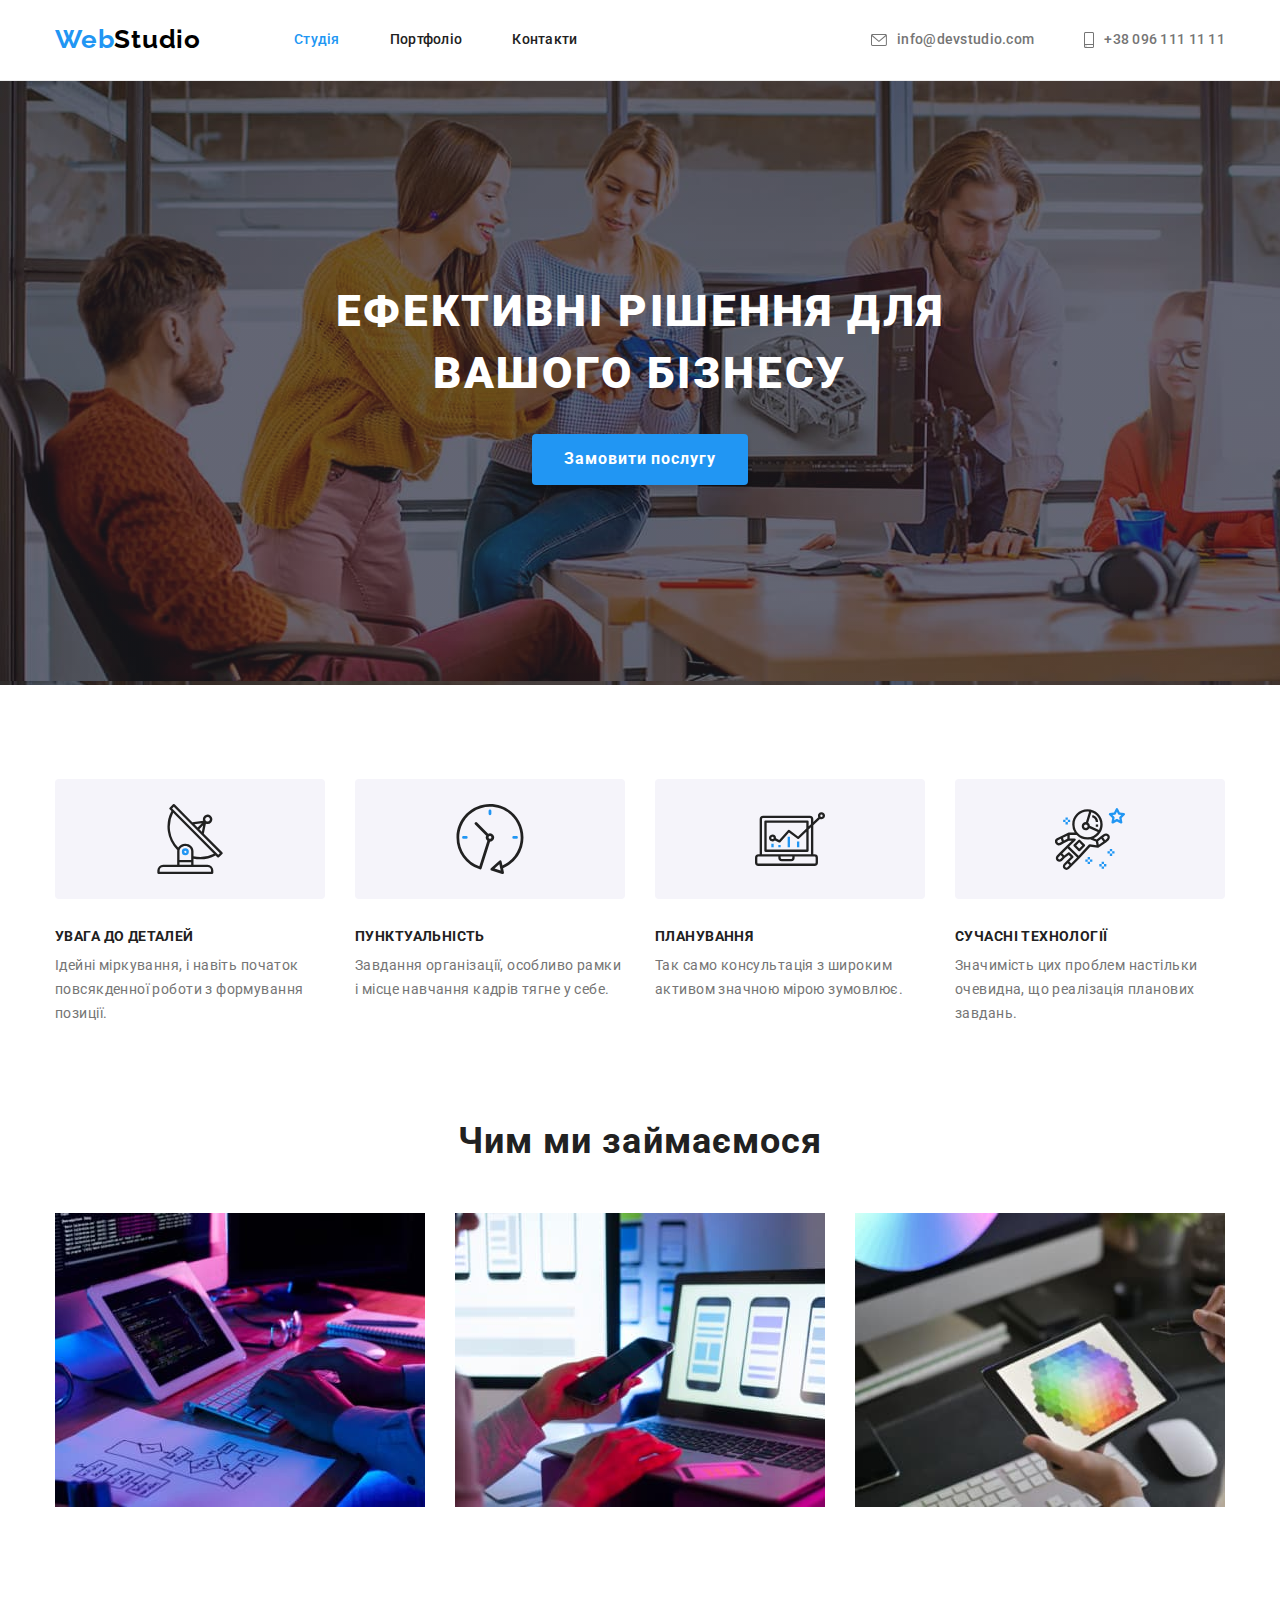
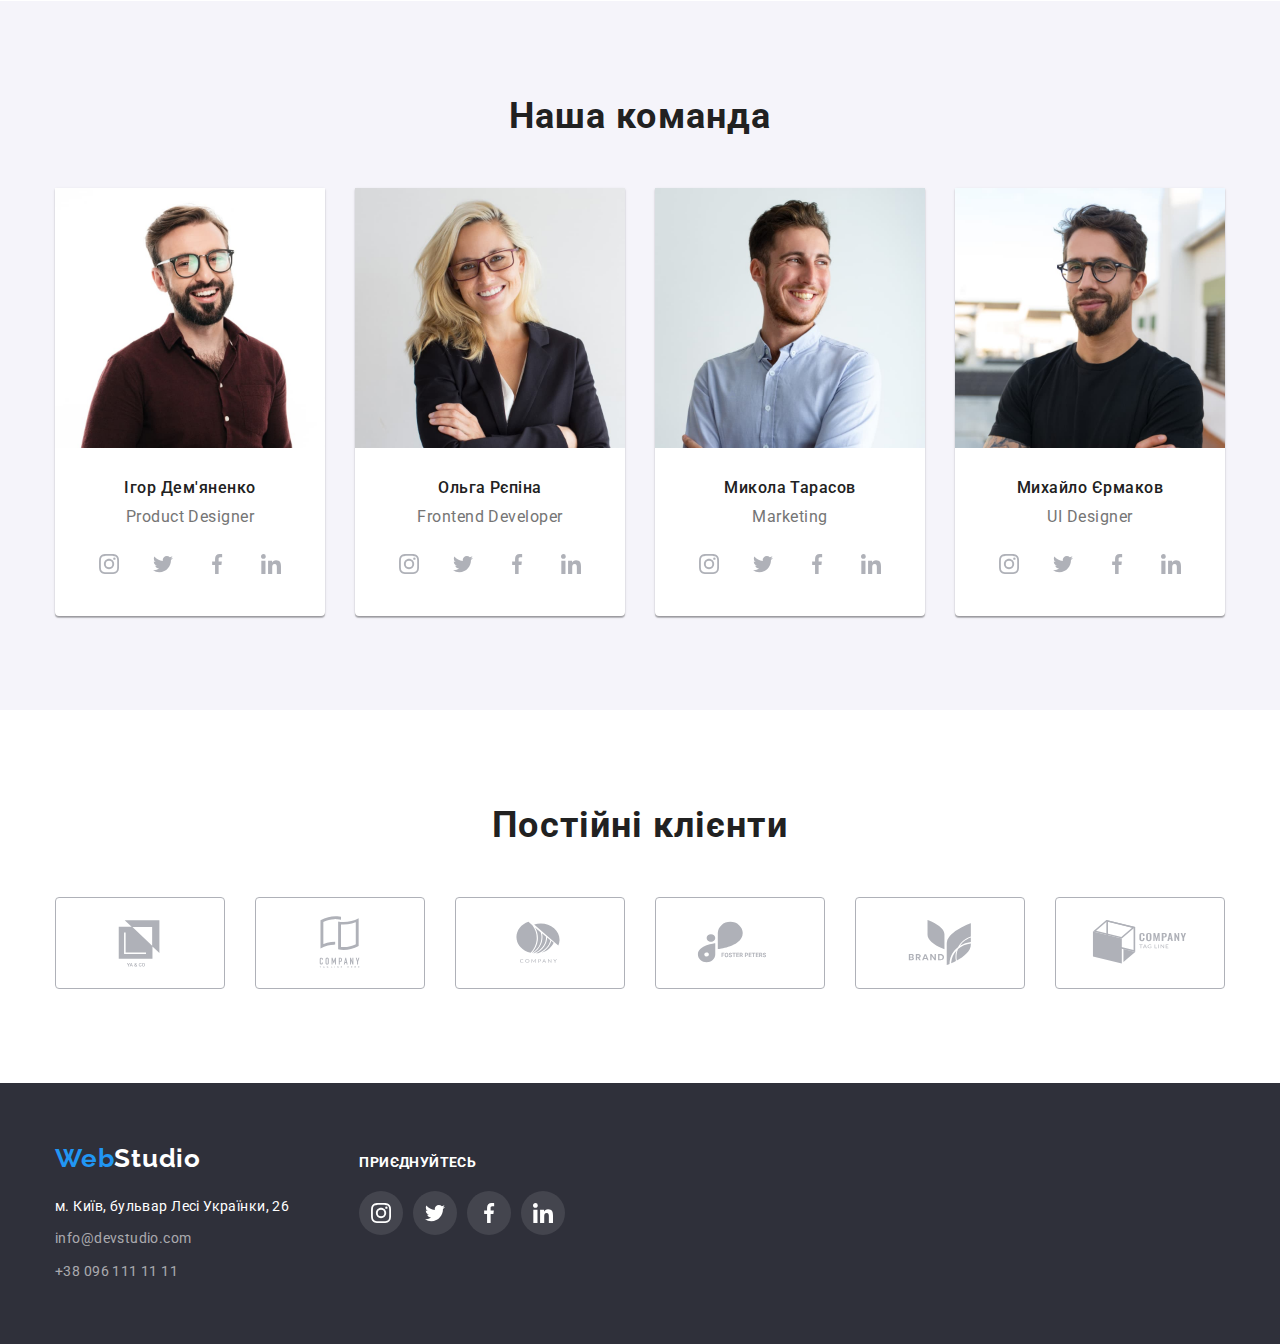
<file: index.html>
<!DOCTYPE html>
<html lang="uk">
  <head>
    <meta charset="UTF-8" />
    <meta http-equiv="X-UA-Compatible" content="IE=edge" />
    <meta name="viewport" content="width=device-width, initial-scale=1.0" />
    <link rel="preconnect" href="https://fonts.googleapis.com" />
    <link rel="preconnect" href="https://fonts.gstatic.com" crossorigin />
    <link
      href="https://fonts.googleapis.com/css2?family=Raleway:wght@700&family=Roboto:wght@400;500;700;900&display=swap"
      rel="stylesheet"
    />
    <link
      rel="stylesheet"
      href="https://cdnjs.cloudflare.com/ajax/libs/modern-normalize/1.1.0/modern-normalize.min.css"
    />
    <link rel="stylesheet" href="./css/styles.css" />
    <title>Студія</title>
  </head>
  <body>
    <header class="header">
      <div class="container header-container">
        <nav class="header-nav">
          <a href="/" lang="en" class="logo link"
            ><span class="logo-web">Web</span>Studio</a
          >
          <ul class="header-list list">
            <li class="header-item">
              <a href="#" class="link current">Студія</a>
            </li>
            <li class="header-item">
              <a href="./portfolio.html" class="link">Портфоліо</a>
            </li>
            <li class="header-item"><a href="#" class="link">Контакти</a></li>
          </ul>
        </nav>
        <ul class="kontacts-list list">
          <li class="kontakts-item">
            <a href="mailto:info@devstudio.com" class="link">
              <svg class="icon-mail" width="16" height="12">
                <use href="./img/icons.svg#icon-mail"></use>
              </svg>
              info@devstudio.com
            </a>
          </li>
          <li class="kontakts-item">
            <a href="tel:+380961111111" class="link">
              <svg class="icon-tel" width="10" height="16">
                <use href="./img/icons.svg#icon-tel"></use>
              </svg>
              +38 096 111 11 11
            </a>
          </li>
        </ul>
      </div>
    </header>
    <main>
      <!-- Hero section -->
      <section class="hero">
        <h1 class="hero-title">Ефективні рішення для вашого бізнесу</h1>
        <button type="button" class="hero-btn">Замовити послугу</button>
      </section>
      <!-- Features section -->
      <section class="features section">
        <div class="container">
          <h2 class="features-title">Наші переваги</h2>
          <ul class="features-list list">
            <li class="features-item">
              <div class="features-img">
                <svg width="70" height="70">
                  <use href="./img/icons.svg#icon-antenna"></use>
                </svg>
              </div>
              <h3 class="title">УВАГА ДО ДЕТАЛЕЙ</h3>
              <p class="features-text">
                Ідейні міркування, і навіть початок повсякденної роботи з
                формування позиції.
              </p>
            </li>
            <li class="features-item">
              <div class="features-img">
                <svg width="70" height="70">
                  <use href="./img/icons.svg#icon-clock"></use>
                </svg>
              </div>
              <h3 class="title">ПУНКТУАЛЬНІСТЬ</h3>
              <p class="features-text">
                Завдання організації, особливо рамки і місце навчання кадрів
                тягне у себе.
              </p>
            </li>
            <li class="features-item">
              <div class="features-img">
                <svg width="70" height="70">
                  <use href="./img/icons.svg#icon-diagram"></use>
                </svg>
              </div>
              <h3 class="title">ПЛАНУВАННЯ</h3>
              <p class="features-text">
                Так само консультація з широким активом значною мірою зумовлює.
              </p>
            </li>
            <li class="features-item">
              <div class="features-img">
                <svg width="70" height="70">
                  <use href="./img/icons.svg#icon-astronaut"></use>
                </svg>
              </div>
              <h3 class="title">СУЧАСНІ ТЕХНОЛОГІЇ</h3>
              <p class="features-text">
                Значимість цих проблем настільки очевидна, що реалізація
                планових завдань.
              </p>
            </li>
          </ul>
        </div>
      </section>
      <!-- About section -->
      <section class="about section">
        <div class="container">
          <h2 class="about-title">Чим ми займаємося</h2>
          <ul class="about-list list">
            <li class="about-item">
              <img
                src="./img/box1.jpeg"
                alt="набирання тексту на клавіатурі"
                width="370"
                height="294"
              />
            </li>
            <li class="about-item">
              <img
                src="./img/box2.jpeg"
                alt="дизайн сайту на телефоні"
                width="370"
                height="294"
              />
            </li>
            <li class="about-item">
              <img
                src="./img/box3.jpeg"
                alt="вибір кольору на планшеті"
                width="370"
                height="294"
              />
            </li>
          </ul>
        </div>
      </section>
      <!-- Our team section -->
      <section class="team section">
        <div class="container">
          <h2 class="team-title">Наша команда</h2>
          <ul class="team-list list">
            <li class="team-item">
              <img
                src="./img/ihor.jpeg"
                alt="Ігор Дем'яненко"
                width="270"
                height="260"
                class="team-img"
              />
              <h3 class="title">Ігор Дем'яненко</h3>
              <p class="team-text">Product Designer</p>
              <ul class="social-list list">
                <li class="social-item">
                  <a class="social-link link" href="#">
                    <svg class="social-icon" width="20" height="20">
                      <use href="./img/icons.svg#icon-instagram"></use>
                    </svg>
                  </a>
                </li>
                <li class="social-item">
                  <a class="social-link link" href="#">
                    <svg class="social-icon" width="20" height="20">
                      <use href="./img/icons.svg#icon-twitter"></use>
                    </svg>
                  </a>
                </li>
                <li class="social-item">
                  <a class="social-link link" href="#">
                    <svg class="social-icon" width="20" height="20">
                      <use href="./img/icons.svg#icon-facebook"></use>
                    </svg>
                  </a>
                </li>
                <li class="social-item">
                  <a class="social-link link" href="#">
                    <svg class="social-icon" width="20" height="20">
                      <use href="./img/icons.svg#icon-linkedin"></use>
                    </svg>
                  </a>
                </li>
              </ul>
            </li>
            <li class="team-item">
              <img
                src="./img/olha.jpeg"
                alt="Ольга Рєпіна"
                width="270"
                height="260"
                class="team-img"
              />
              <h3 class="title">Ольга Рєпіна</h3>
              <p class="team-text">Frontend Developer</p>
              <ul class="social-list list">
                <li class="social-item">
                  <a class="social-link link" href="#">
                    <svg class="social-icon" width="20" height="20">
                      <use href="./img/icons.svg#icon-instagram"></use>
                    </svg>
                  </a>
                </li>
                <li class="social-item">
                  <a class="social-link link" href="#">
                    <svg class="social-icon" width="20" height="20">
                      <use href="./img/icons.svg#icon-twitter"></use>
                    </svg>
                  </a>
                </li>
                <li class="social-item">
                  <a class="social-link link" href="#">
                    <svg class="social-icon" width="20" height="20">
                      <use href="./img/icons.svg#icon-facebook"></use>
                    </svg>
                  </a>
                </li>
                <li class="social-item">
                  <a class="social-link link" href="#">
                    <svg class="social-icon" width="20" height="20">
                      <use href="./img/icons.svg#icon-linkedin"></use>
                    </svg>
                  </a>
                </li>
              </ul>
            </li>
            <li class="team-item">
              <img
                src="./img/mykola.jpeg"
                alt="Микола Тарасов"
                width="270"
                height="260"
                class="team-img"
              />
              <h3 class="title">Микола Тарасов</h3>
              <p class="team-text">Marketing</p>
              <ul class="social-list list">
                <li class="social-item">
                  <a class="social-link link" href="#">
                    <svg class="social-icon" width="20" height="20">
                      <use href="./img/icons.svg#icon-instagram"></use>
                    </svg>
                  </a>
                </li>
                <li class="social-item">
                  <a class="social-link link" href="#">
                    <svg class="social-icon" width="20" height="20">
                      <use href="./img/icons.svg#icon-twitter"></use>
                    </svg>
                  </a>
                </li>
                <li class="social-item">
                  <a class="social-link link" href="#">
                    <svg class="social-icon" width="20" height="20">
                      <use href="./img/icons.svg#icon-facebook"></use>
                    </svg>
                  </a>
                </li>
                <li class="social-item">
                  <a class="social-link link" href="#">
                    <svg class="social-icon" width="20" height="20">
                      <use href="./img/icons.svg#icon-linkedin"></use>
                    </svg>
                  </a>
                </li>
              </ul>
            </li>
            <li class="team-item">
              <img
                src="./img/myhailo.jpeg"
                alt="Михайло Єрмаков"
                width="270"
                height="260"
                class="team-img"
              />
              <h3 class="title">Михайло Єрмаков</h3>
              <p class="team-text">UI Designer</p>
              <ul class="social-list list">
                <li class="social-item">
                  <a class="social-link link" href="#">
                    <svg class="social-icon" width="20" height="20">
                      <use href="./img/icons.svg#icon-instagram"></use>
                    </svg>
                  </a>
                </li>
                <li class="social-item">
                  <a class="social-link link" href="#">
                    <svg class="social-icon" width="20" height="20">
                      <use href="./img/icons.svg#icon-twitter"></use>
                    </svg>
                  </a>
                </li>
                <li class="social-item">
                  <a class="social-link link" href="#">
                    <svg class="social-icon" width="20" height="20">
                      <use href="./img/icons.svg#icon-facebook"></use>
                    </svg>
                  </a>
                </li>
                <li class="social-item">
                  <a class="social-link link" href="#">
                    <svg class="social-icon" width="20" height="20">
                      <use href="./img/icons.svg#icon-linkedin"></use>
                    </svg>
                  </a>
                </li>
              </ul>
            </li>
          </ul>
        </div>
      </section>

      <!-- Our clients -->

      <section class="clients section">
        <div class="container">
          <h2 class="clients-title">Постійні клієнти</h2>
          <ul class="clients-list list">
            <li class="clients-item">
              <a class="clients-link link" href="#">
                <svg class="client-icon" width="106" height="60">
                  <use href="./img/icons.svg#icon-client-1"></use>
                </svg>
              </a>
            </li>
            <li class="clients-item">
              <a class="clients-link link" href="#">
                <svg class="client-icon" width="106" height="60">
                  <use href="./img/icons.svg#icon-client-2"></use>
                </svg>
              </a>
            </li>
            <li class="clients-item">
              <a class="clients-link link" href="#">
                <svg class="client-icon" width="106" height="60">
                  <use href="./img/icons.svg#icon-client-3"></use>
                </svg>
              </a>
            </li>
            <li class="clients-item">
              <a class="clients-link link" href="#">
                <svg class="client-icon" width="106" height="60">
                  <use href="./img/icons.svg#icon-client-4"></use>
                </svg>
              </a>
            </li>
            <li class="clients-item">
              <a class="clients-link link" href="#">
                <svg class="client-icon" width="106" height="60">
                  <use href="./img/icons.svg#icon-client-5"></use>
                </svg>
              </a>
            </li>
            <li class="clients-item">
              <a class="clients-link link" href="#">
                <svg class="client-icon" width="106" height="60">
                  <use href="./img/icons.svg#icon-client-6"></use>
                </svg>
              </a>
            </li>
          </ul>
        </div>
      </section>
    </main>
    <footer class="footer">
      <div class="footer-container container">
        <div>
          <a href="/" lang="en" class="logo-footer link"
            ><span class="logo-web">Web</span>Studio</a
          >
          <address class="footer-address">
            <ul class="footer-list list">
              <li class="footer-item">
                <a
                  href="https://goo.gl/maps/bjUP8EC5XPc2eE5U6"
                  target="_blank"
                  rel="noopener noreferrer nofollow "
                  class="link-address link"
                  >м. Київ, бульвар Лесі Українки, 26
                </a>
              </li>
              <li class="footer-item">
                <a href="mailto:info@devstudio.com" class="link"
                  >info@devstudio.com</a
                >
              </li>
              <li class="footer-item">
                <a href="tel:+380961111111" class="link">+38 096 111 11 11</a>
              </li>
            </ul>
          </address>
        </div>
        <div class="footer-social">
          <p class="footer-text">приєднуйтесь</p>
          <ul class="footer-soc-list list">
            <li class="social-item">
              <a class="footer-soc-link link" href="#">
                <svg class="footer-soc-icon" width="20" height="20">
                  <use href="./img/icons.svg#icon-instagram"></use>
                </svg>
              </a>
            </li>
            <li class="social-item">
              <a class="footer-soc-link link" href="#">
                <svg class="footer-soc-icon" width="20" height="20">
                  <use href="./img/icons.svg#icon-twitter"></use>
                </svg>
              </a>
            </li>
            <li class="social-item">
              <a class="footer-soc-link link" href="#">
                <svg class="footer-soc-icon" width="20" height="20">
                  <use href="./img/icons.svg#icon-facebook"></use>
                </svg>
              </a>
            </li>
            <li class="social-item">
              <a class="footer-soc-link link" href="#">
                <svg class="footer-soc-icon" width="20" height="20">
                  <use href="./img/icons.svg#icon-linkedin"></use>
                </svg>
              </a>
            </li>
          </ul>
        </div>
      </div>
    </footer>
  </body>
</html>
</file>
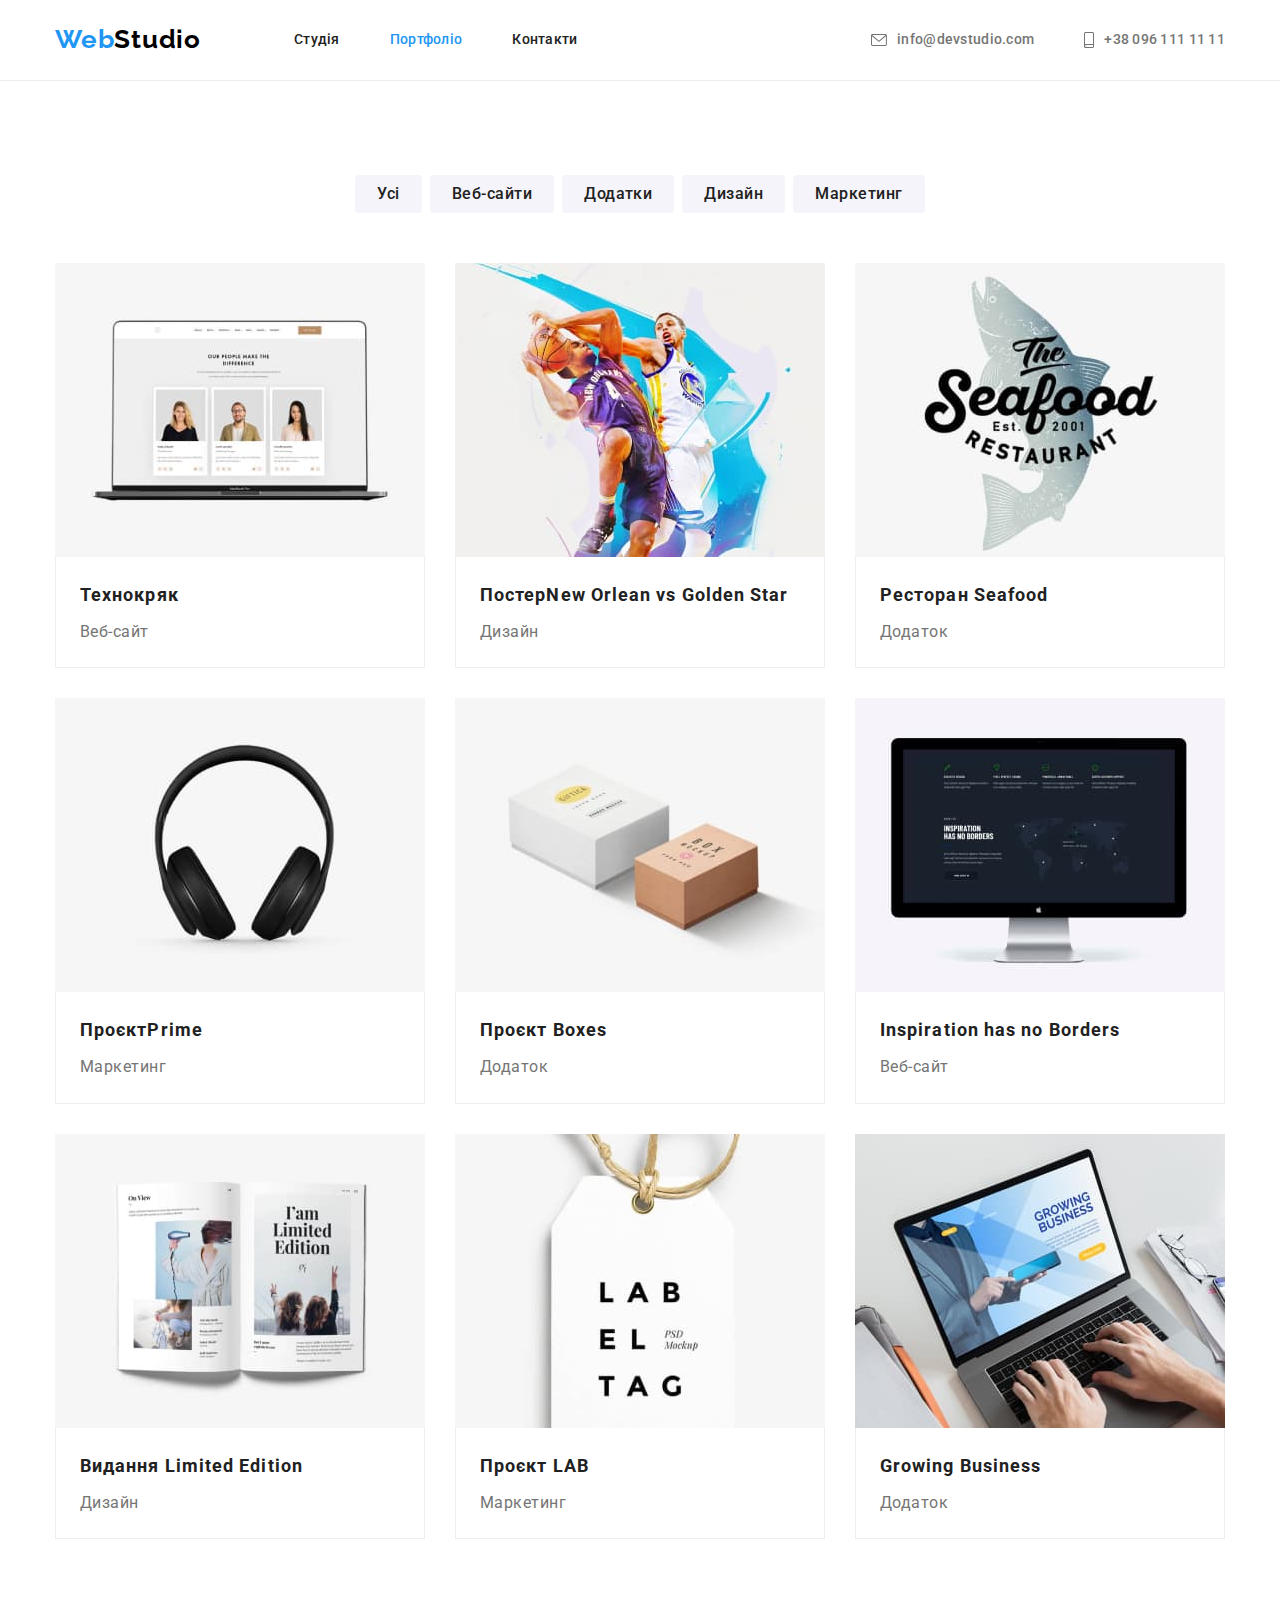
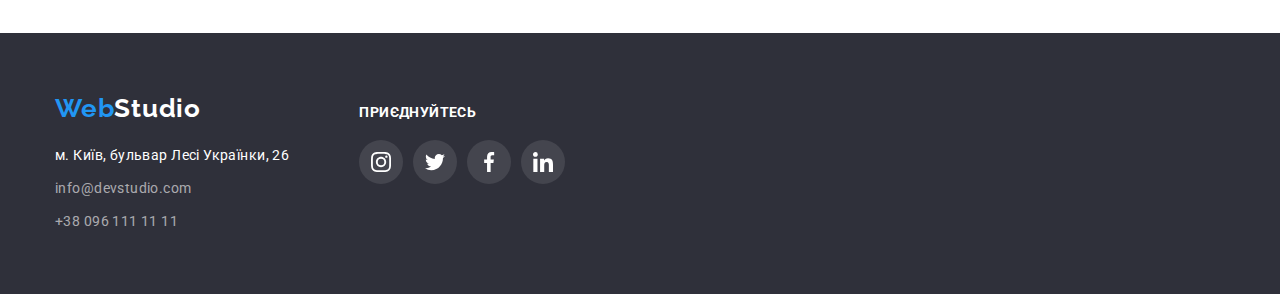
<file: portfolio.html>
<!DOCTYPE html>
<html lang="uk">
  <head>
    <meta charset="UTF-8" />
    <meta http-equiv="X-UA-Compatible" content="IE=edge" />
    <meta name="viewport" content="width=device-width, initial-scale=1.0" />
    <link rel="preconnect" href="https://fonts.googleapis.com" />
    <link rel="preconnect" href="https://fonts.gstatic.com" crossorigin />
    <link
      href="https://fonts.googleapis.com/css2?family=Raleway:wght@700&family=Roboto:wght@400;500;700;900&display=swap"
      rel="stylesheet"
    />
    <link
      rel="stylesheet"
      href="https://cdnjs.cloudflare.com/ajax/libs/modern-normalize/1.1.0/modern-normalize.min.css"
    />
    <link rel="stylesheet" href="./css/styles.css" />
    <title>Портфоліо</title>
  </head>
  <body>
    <header class="header">
      <div class="container header-container">
        <nav class="header-nav">
          <a href="/" lang="en" class="logo link"
            ><span class="logo-web">Web</span>Studio</a
          >
          <ul class="header-list list">
            <li class="header-item">
              <a href="./index.html" class="link">Студія</a>
            </li>
            <li class="header-item">
              <a href="#" class="link current">Портфоліо</a>
            </li>
            <li class="header-item"><a href="#" class="link">Контакти</a></li>
          </ul>
        </nav>
        <ul class="kontacts-list list">
          <li class="kontakts-item">
            <a href="mailto:info@devstudio.com" class="link">
              <svg class="icon-mail" width="16" height="12">
                <use href="./img/icons.svg#icon-mail"></use>
              </svg>
              info@devstudio.com
            </a>
          </li>
          <li class="kontakts-item">
            <a href="tel:+380961111111" class="link">
              <svg class="icon-tel" width="10" height="16">
                <use href="./img/icons.svg#icon-tel"></use>
              </svg>
              +38 096 111 11 11
            </a>
          </li>
        </ul>
      </div>
    </header>
    <main>
      <!--Portfolio -->
      <section class="portfolio section">
        <div class="container">
          <h1 class="portfolio-title">Портфоліо</h1>
          <ul class="btn-list list">
            <li class="btn-item">
              <button type="button" class="portfolio-btn">Усі</button>
            </li>
            <li class="btn-item">
              <button type="button" class="portfolio-btn">Веб-сайти</button>
            </li>
            <li class="btn-item">
              <button type="button" class="portfolio-btn">Додатки</button>
            </li>
            <li class="btn-item">
              <button type="button" class="portfolio-btn">Дизайн</button>
            </li>
            <li class="btn-item">
              <button type="button" class="portfolio-btn">Маркетинг</button>
            </li>
          </ul>
          <ul class="img-list list">
            <li class="img-item">
              <a href="#" class="portfolio-link link">
                <img
                  src="./img/portfolio/techno.jpeg"
                  alt="відкрита веб-сторінка"
                  width="370"
                  height="294"
                />
                <div class="img-description">
                  <h2 class="title">Технокряк</h2>
                  <p class="text">Веб-сайт</p>
                </div>
              </a>
            </li>
            <li class="img-item">
              <a href="#" class="portfolio-link link">
                <img
                  src="./img/portfolio/poster.jpeg"
                  alt="постер баскетбольної ко
                          манди"
                  width="370"
                  height="294"
                />
                <div class="img-description">
                  <h2 class="title">
                    Постер<span lang="en">New Orlean vs Golden Star</span>
                  </h2>
                  <p class="text">Дизайн</p>
                </div>
              </a>
            </li>
            <li class="img-item">
              <a href="#" class="portfolio-link link">
                <img
                  src="./img/portfolio/restaurant.jpeg"
                  alt="логотип ресторану"
                  width="370"
                  height="294"
                />
                <div class="img-description">
                  <h2 class="title">Ресторан <span lang="en">Seafood</span></h2>
                  <p class="text">Додаток</p>
                </div>
              </a>
            </li>
            <li class="img-item">
              <a href="#" class="portfolio-link link">
                <img
                  src="./img/portfolio/project-prime.jpeg"
                  alt="навушники"
                  width="370"
                  height="294"
                />
                <div class="img-description">
                  <h2 class="title">Проєкт<span lang="en">Prime</span></h2>
                  <p class="text">Маркетинг</p>
                </div>
              </a>
            </li>
            <li class="img-item">
              <a href="#" class="portfolio-link link">
                <img
                  src="./img/portfolio/project-boxes.jpeg"
                  alt="коробки"
                  width="370"
                  height="294"
                />
                <div class="img-description">
                  <h2 class="title">Проєкт <span lang="en">Boxes</span></h2>
                  <p class="text">Додаток</p>
                </div>
              </a>
            </li>
            <li class="img-item">
              <a href="#" class="portfolio-link link">
                <img
                  src="./img/portfolio/inspiration.jpeg"
                  alt="веб-сторінка дизайнерів"
                  width="370"
                  height="294"
                />
                <div class="img-description">
                  <h2 class="title">
                    <span lang="en">Inspiration has no Borders</span>
                  </h2>
                  <p class="text">Веб-сайт</p>
                </div>
              </a>
            </li>
            <li class="img-item">
              <a href="#" class="portfolio-link link">
                <img
                  src="./img/portfolio/limited-edition.jpeg"
                  alt="розгорнута книга"
                  width="370"
                  height="294"
                />
                <div class="img-description">
                  <h2 class="title">
                    Видання <span lang="en">Limited Edition</span>
                  </h2>
                  <p class="text">Дизайн</p>
                </div>
              </a>
            </li>
            <li class="img-item">
              <a href="#" class="portfolio-link link">
                <img
                  src="./img/portfolio/project-lab.jpeg"
                  alt="лейба"
                  width="370"
                  height="294"
                />
                <div class="img-description">
                  <h2 class="title">Проєкт <span lang="en">LAB</span></h2>
                  <p class="text">Маркетинг</p>
                </div>
              </a>
            </li>
            <li class="img-item">
              <a href="#" class="portfolio-link link">
                <img
                  src="./img/portfolio/growing-buisnes.jpeg"
                  alt="друкування на клавіатурі ноутбука"
                  width="370"
                  height="294"
                />
                <div class="img-description">
                  <h2 class="title">
                    <span lang="en">Growing Business</span>
                  </h2>
                  <p class="text">Додаток</p>
                </div>
              </a>
            </li>
          </ul>
        </div>
      </section>
    </main>
    <footer class="footer">
      <div class="footer-container container">
        <div>
          <a href="/" lang="en" class="logo-footer link"
            ><span class="logo-web">Web</span>Studio</a
          >
          <address class="footer-address">
            <ul class="footer-list list">
              <li class="footer-item">
                <a
                  href="https://goo.gl/maps/bjUP8EC5XPc2eE5U6"
                  target="_blank"
                  rel="noopener noreferrer nofollow "
                  class="link-address link"
                  >м. Київ, бульвар Лесі Українки, 26
                </a>
              </li>
              <li class="footer-item">
                <a href="mailto:info@devstudio.com" class="link"
                  >info@devstudio.com</a
                >
              </li>
              <li class="footer-item">
                <a href="tel:+380961111111" class="link">+38 096 111 11 11</a>
              </li>
            </ul>
          </address>
        </div>
        <div class="footer-social">
          <p class="footer-text">приєднуйтесь</p>
          <ul class="footer-soc-list list">
            <li class="social-item">
              <a class="footer-soc-link link" href="#">
                <svg class="footer-soc-icon" width="20" height="20">
                  <use href="./img/icons.svg#icon-instagram"></use>
                </svg>
              </a>
            </li>
            <li class="social-item">
              <a class="footer-soc-link link" href="#">
                <svg class="footer-soc-icon" width="20" height="20">
                  <use href="./img/icons.svg#icon-twitter"></use>
                </svg>
              </a>
            </li>
            <li class="social-item">
              <a class="footer-soc-link link" href="#">
                <svg class="footer-soc-icon" width="20" height="20">
                  <use href="./img/icons.svg#icon-facebook"></use>
                </svg>
              </a>
            </li>
            <li class="social-item">
              <a class="footer-soc-link link" href="#">
                <svg class="footer-soc-icon" width="20" height="20">
                  <use href="./img/icons.svg#icon-linkedin"></use>
                </svg>
              </a>
            </li>
          </ul>
        </div>
      </div>
    </footer>
  </body>
</html>
</file>
<file: css/styles.css>
:root {
  --primary-text-color: #757575;
  --title-text-color: #212121;
  --accent-color: #2196f3;
  --white-color: #ffffff;
  --logo-color: #000000;
  --background-color-footer: #2f303a;
  --background-color-main: #f5f5f5;
  --background-color-team: #f5f4fa;
  --footer-address-color: rgba(255, 255, 255, 0.6);
  --main-icon-color: #afb1b8;
}

body {
  color: var(--primary-text-color);
  font-family: "Roboto", sans-serif;
  font-weight: 400;
}

h1,
h2,
h3,
h4,
h5,
h6,
ul,
p {
  margin: 0;
  padding: 0;
}

.container {
  width: 1200px;
  padding-left: 15px;
  padding-right: 15px;
  margin-left: auto;
  margin-right: auto;
}

.section {
  padding-top: 94px;
  padding-bottom: 94px;
}

.link {
  text-decoration: none;
}

.list {
  list-style: none;
}

img,
svg {
  display: block;
}

/* Header */

.header {
  background-color: var(--white-color);
  border-bottom: 1px solid #ececec;
}

.header-container {
  display: flex;
  align-items: center;
}

.header-nav {
  display: flex;
}

.logo {
  color: var(--logo-color);
  font-family: "Raleway";
  font-weight: 700;
  font-size: 26px;
  line-height: 1.2;
  letter-spacing: 0.03em;
  margin-right: 93px;
  display: block;
  padding-top: 24px;
  padding-bottom: 25px;
}

.logo-web {
  color: var(--accent-color);
}

.header-list,
.kontacts-list {
  display: flex;
  align-items: center;
}

.header-list .link,
.kontacts-list .link {
  color: var(--title-text-color);
  font-weight: 500;
  font-size: 14px;
  line-height: 1.1;
  letter-spacing: 0.02em;
  padding-top: 32px;
  padding-bottom: 32px;
  display: flex;
  align-items: center;
}

.header-list .link:hover,
.header-list .link:focus {
  color: var(--accent-color);
}

.header-list .current {
  color: var(--accent-color);
}

.kontacts-list .link {
  color: var(--primary-text-color);
}

.kontacts-list .link:hover,
.kontacts-list .link:focus {
  color: var(--accent-color);
}

.kontacts-list .link:hover svg,
.kontacts-list .link:focus svg {
  fill: var(--accent-color);
}

.header-item,
.kontakts-item:not(:last-child) {
  margin-right: 50px;
}

.kontacts-list {
  margin-left: auto;
}

.icon-mail,
.icon-tel {
  margin-right: 10px;
  fill: var(--primary-text-color);
}

.icon-tel:hover,
.icon-tel:focus {
  fill: var(--accent-color);
}

/* Hero */

.hero {
  max-width: 1600px;
  background-image: linear-gradient(
      rgba(47, 48, 58, 0.4),
      rgba(47, 48, 58, 0.4)
    ),
    url(../img/hero-bg.jpeg);
  background-color: #c4c4c4;
  text-align: center;
  padding-top: 200px;
  padding-bottom: 200px;
  margin-left: auto;
  margin-right: auto;
}

.hero-title {
  color: var(--white-color);
  font-weight: 900;
  font-size: 44px;
  line-height: 1.4;
  text-align: center;
  letter-spacing: 0.06em;
  text-transform: uppercase;
  width: 696px;
  margin-bottom: 30px;
  margin-right: auto;
  margin-left: auto;
}

.hero-btn {
  color: var(--white-color);
  background-color: var(--accent-color);
  font-weight: 700;
  font-size: 16px;
  line-height: 1.9;
  letter-spacing: 0.06em;
  cursor: pointer;
  font-family: inherit;
  padding: 10px 32px;
  border-width: 0;
  border-radius: 4px;
  box-shadow: 0px 4px 4px rgba(0, 0, 0, 0.15);
}

.hero-btn:hover,
.hero-btn:focus {
  color: var(--accent-color);
  background-color: var(--white-color);
}

/* Features */

.features,
.about {
  background-color: var(--white-color);
}

.features-img {
  display: flex;
  align-items: center;
  justify-content: center;
  width: 270px;
  height: 120px;
  background-color: var(--background-color-team);
  border-radius: 4px;
  margin-bottom: 30px;
}

.features-title {
  position: absolute;
  white-space: nowrap;
  width: 1px;
  height: 1px;
  overflow: hidden;
  border: 0;
  padding: 0;
  clip: rect(0 0 0 0);
  clip-path: inset(50%);
  margin: -1px;
}

.features-list {
  display: flex;
}

.features-list .title {
  color: var(--title-text-color);
  font-weight: 700;
  font-size: 14px;
  line-height: 1.1;
  letter-spacing: 0.03em;
  text-transform: uppercase;
  margin-bottom: 10px;
}

.features-item {
  width: 270px;
}

.features-item:not(:last-child) {
  margin-right: 30px;
}

.features-text {
  font-size: 14px;
  line-height: 1.7;
  letter-spacing: 0.03em;
}

/* About */

.about {
  padding-top: 0;
}

.about-title,
.team-title,
.clients-title {
  color: var(--title-text-color);
  font-weight: 700;
  font-size: 36px;
  line-height: 1.2;
  text-align: center;
  letter-spacing: 0.03em;
  margin-bottom: 50px;
}

.about-list {
  display: flex;
}

.about-item:not(:last-child) {
  margin-right: 30px;
}

/* Our team */

.team {
  background-color: var(--background-color-team);
}

.team-list {
  display: flex;
}

.team-list .title {
  color: var(--title-text-color);
  font-weight: 500;
  font-size: 16px;
  line-height: 1.2;
  text-align: center;
  letter-spacing: 0.03em;
  margin-bottom: 10px;
}

.team-item {
  background-color: var(--white-color);
  width: 270px;
  box-shadow: 0px 1px 3px rgba(0, 0, 0, 0.12), 0px 1px 1px rgba(0, 0, 0, 0.14),
    0px 2px 1px rgba(0, 0, 0, 0.2);
  border-radius: 0px 0px 4px 4px;
}

.team-item:not(:last-child) {
  margin-right: 30px;
}

.team-text {
  font-size: 16px;
  line-height: 1.2;
  text-align: center;
  letter-spacing: 0.03em;
  margin-bottom: 16px;
}

.team-img {
  margin-bottom: 30px;
}

.social-list {
  display: flex;
  justify-content: center;
  margin-bottom: 30px;
}

.social-item {
  display: flex;
  width: 44px;
  height: 44px;
}

.social-link {
  display: flex;
  justify-content: center;
  align-items: center;
  width: 100%;
  height: 100%;
}

.social-link:hover,
.social-link:focus {
  background-color: var(--accent-color);
  border-radius: 50%;
}

.social-link:hover svg,
.social-link:focus svg {
  fill: var(--white-color);
}

.social-item:not(:last-child) {
  margin-right: 10px;
}

.social-icon {
  fill: var(--main-icon-color);
}

/* Clients */

.clients-list {
  display: flex;
  justify-content: center;
}

.clients-item:not(:last-child) {
  margin-right: 30px;
}

.clients-link {
  display: flex;
  justify-content: center;
  align-items: center;
  width: 170px;
  height: 92px;
  border: 1px solid #afb1b8;
  border-radius: 4px;
}

.client-icon {
  fill: var(--main-icon-color);
}

.clients-link:hover,
.clients-link:focus {
  border-color: var(--accent-color);
}

.clients-link:hover svg,
.clients-link:focus svg {
  fill: var(--accent-color);
}

/* Footer */

.footer-container {
  display: flex;
  align-items: baseline;
}

.footer {
  background-color: var(--background-color-footer);
  padding-top: 60px;
  padding-bottom: 60px;
}

.logo-footer {
  color: var(--white-color);
  font-family: "Raleway";
  font-weight: 700;
  font-size: 26px;
  line-height: 1.2;
  letter-spacing: 0.03em;
}

.footer-address {
  font-style: normal;
}

.footer-list {
  margin-top: 20px;
}

.footer-item .link {
  color: var(--footer-address-color);
  font-size: 14px;
  line-height: 1.7;
  letter-spacing: 0.03em;
}

.footer-item .link-address {
  color: var(--white-color);
}

.footer-item:not(:last-child) {
  margin-bottom: 9px;
}

.link-address:hover,
.link-address:focus {
  color: var(--accent-color);
}

.footer-item .link:hover,
.footer-item .link:focus {
  color: var(--accent-color);
}

.footer-social {
  margin-left: 70px;
}

.footer-text {
  font-weight: 700;
  font-size: 14px;
  line-height: 1.1;
  letter-spacing: 0.03em;
  text-transform: uppercase;
  color: var(--white-color);
  margin-bottom: 20px;
}

.footer-soc-list {
  display: flex;
  justify-content: center;
}

.footer-soc-link {
  display: flex;
  justify-content: center;
  align-items: center;
  background-color: rgba(255, 255, 255, 0.1);
  border-radius: 50%;
  width: 100%;
  height: 100%;
}

.footer-soc-link:hover,
.footer-soc-link:focus {
  background-color: var(--accent-color);
}

.footer-soc-icon {
  fill: var(--white-color);
}

/* Portfolio */

.portfolio {
  background-color: var(--white-color);
}

.portfolio-title {
  position: absolute;
  white-space: nowrap;
  width: 1px;
  height: 1px;
  overflow: hidden;
  border: 0;
  padding: 0;
  clip: rect(0 0 0 0);
  clip-path: inset(50%);
  margin: -1px;
}

.btn-list {
  display: flex;
  justify-content: center;
  margin-bottom: 50px;
}

.btn-item:not(:last-child) {
  margin-right: 8px;
}

.portfolio-btn {
  background-color: var(--background-color-team);
  color: var(--title-text-color);
  font-family: inherit;
  font-weight: 500;
  font-size: 16px;
  line-height: 1.6;
  text-align: center;
  letter-spacing: 0.03em;
  cursor: pointer;
  padding: 6px 22px;
  border: none;
  border-radius: 4px;
}

.portfolio-btn:not(:last-child) {
  margin-right: 8px;
}

.portfolio-btn:hover,
.portfolio-btn:focus {
  background-color: var(--accent-color);
  color: var(--white-color);
  padding: 6px 25px;
  box-shadow: 0px 3px 1px rgba(0, 0, 0, 0.1), 0px 1px 2px rgba(0, 0, 0, 0.08),
    0px 2px 2px rgba(0, 0, 0, 0.12);
}

.img-list {
  display: flex;
  flex-wrap: wrap;
}

.img-item {
  background-color: var(--white-color);
  width: 370px;
}

.img-item:not(:nth-child(3n + 3)) {
  margin-right: 30px;
}

.img-item:nth-child(-n + 6) {
  margin-bottom: 30px;
}

.img-item .title {
  color: var(--title-text-color);
  font-weight: 700;
  font-size: 18px;
  line-height: 2;
  letter-spacing: 0.06em;
  margin-bottom: 4px;
}

.img-item .text {
  color: var(--primary-text-color);
  font-size: 16px;
  line-height: 1.9;
  letter-spacing: 0.03em;
}

.portfolio-link {
  display: block;
}

.portfolio-link:hover,
.portfolio-link:focus {
  box-shadow: 0px 1px 1px rgba(0, 0, 0, 0.12), 0px 4px 4px rgba(0, 0, 0, 0.06),
    1px 4px 6px rgba(0, 0, 0, 0.16);
}

.img-description {
  padding: 20px 24px;
  border: 1px solid #eeeeee;
  border-top: none;
}
</file>
